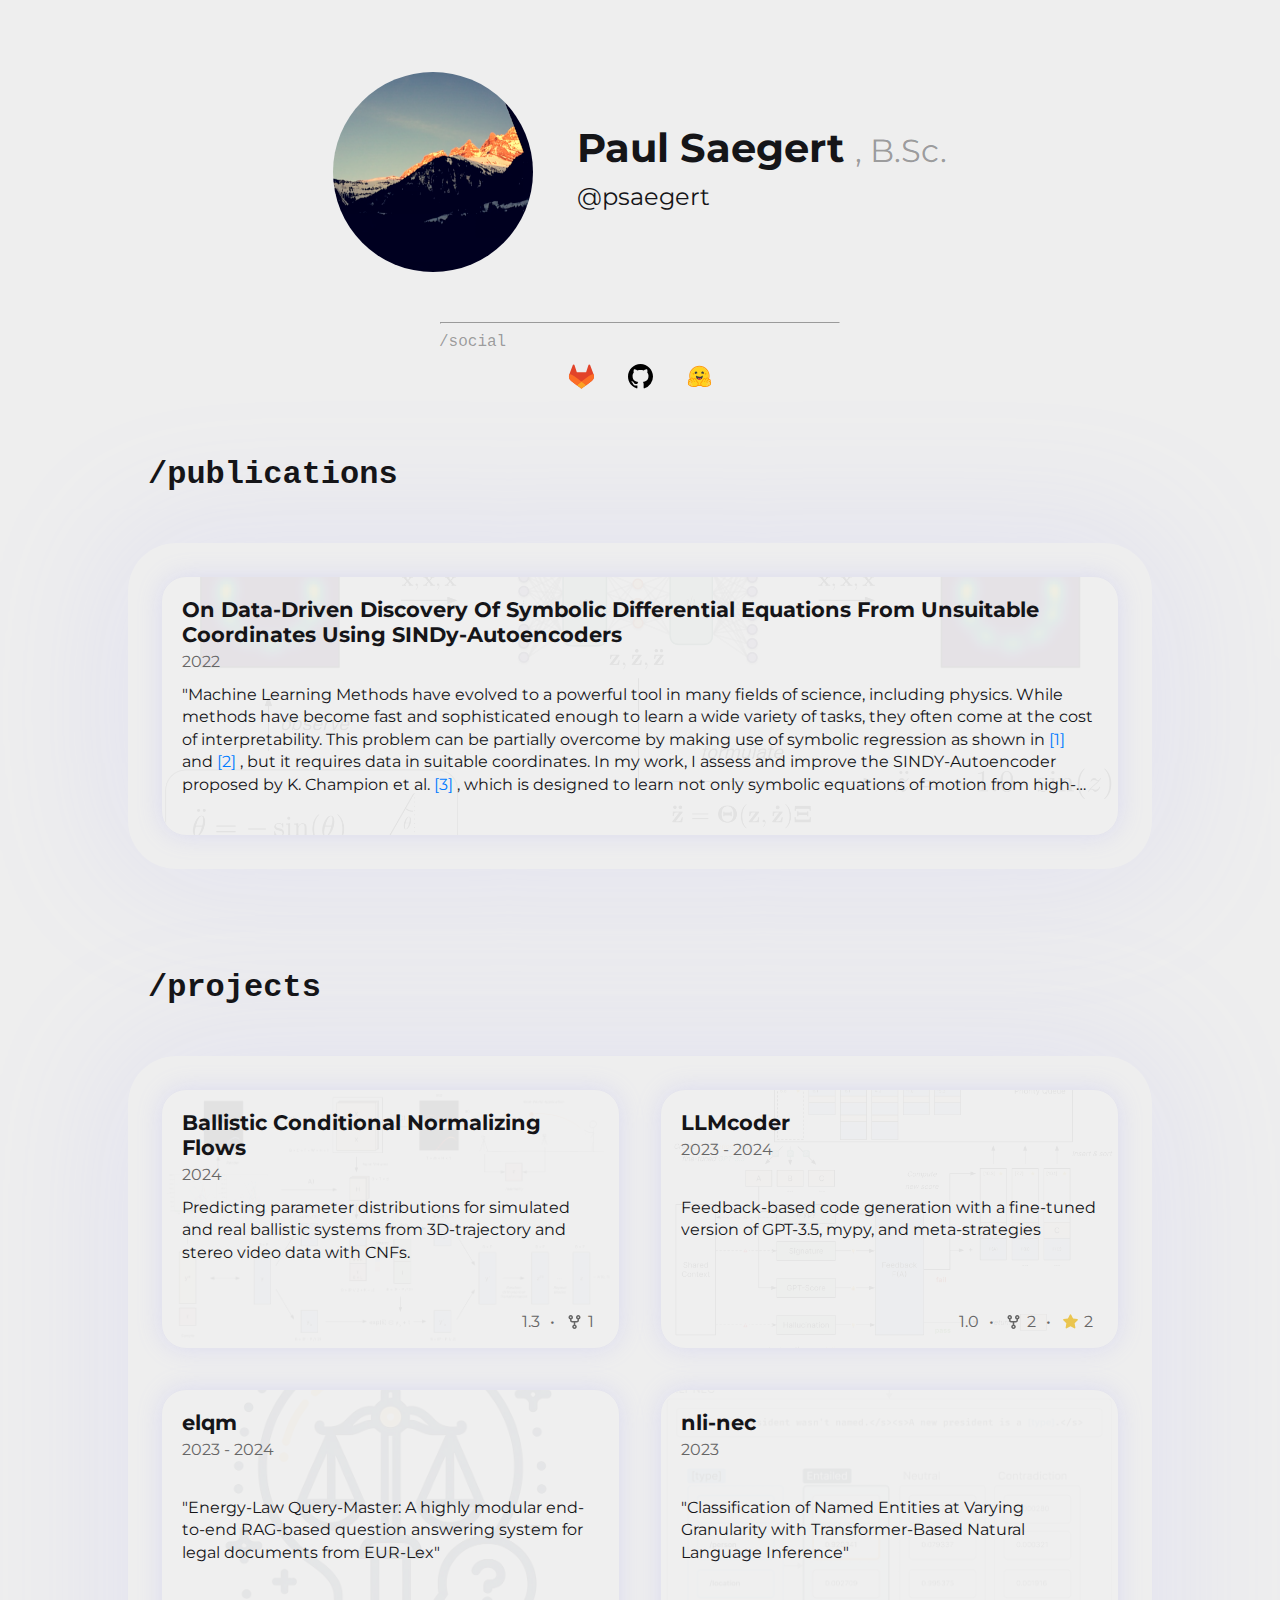
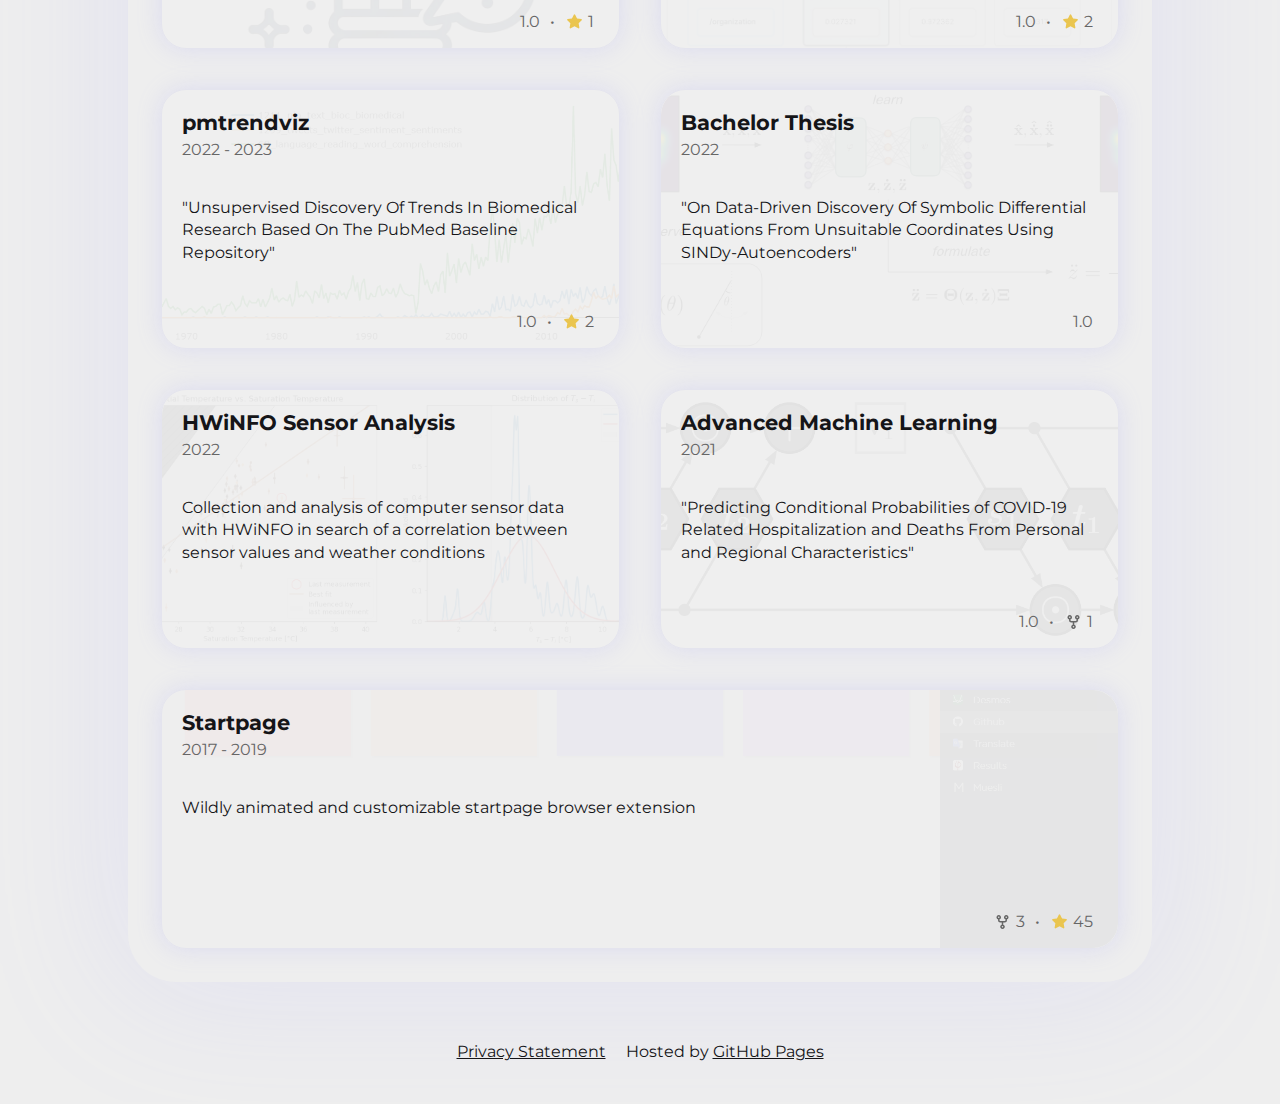
<file: index.html>
<!DOCTYPE html>
<html lang="en">
 <head>
  <meta charset="utf-8">
  <meta content="IE=edge" http-equiv="X-UA-Compatible">
  <meta content="width=device-width, initial-scale=1.0" name="viewport">
  <meta content="light dark" name="color-scheme">
  <title>
   Paul Saegert
  </title>
  <link href="/assets/favicon.png" rel="shortcut icon" type="image/x-icon">
  <link href="https://fonts.googleapis.com/css2?family=Montserrat:wght@300;400;600;700;900&display=swap" rel="stylesheet">
  <link href="css/style.css" rel="stylesheet">
  <link href="css/profile-banner.css" rel="stylesheet">
  <link href="css/projects.css" rel="stylesheet">
  <script defer src="js/mobile.js">
  </script>
 </head>
 <body>
  <div class="profile-banner">
   <a href="/">
    <img alt="Profile Picture" class="profile-picture-big" src="assets/profile_picture_200.png">
   </a>
   <div class="credentials">
    <h1 class="name">
     Paul Saegert
     <span class="academic-title">
      , B.Sc.
     </span>
    </h1>
    <h2 class="username">
     @psaegert
    </h2>
   </div>
   <hr id="profile-hr">
   <div class="social">
    <a href="https://gitlab.com/psaegert" target="_blank" title="GitLab">
     <!-- <img src="https://gitlab.com/assets/favicon-72a2cad5025aa931d6ea56c3201d1f18e68a8cd39788c7c80d5b2b82aa5143ef.png" alt="GitLab" class="social-icon"> -->
     <!-- Source: https://gitlab.com -->
     <svg class="social-icon" fill="none" height="24" viewbox="0 0 25 24" width="25" xmlns="http://www.w3.org/2000/svg">
      <path class="tanuki-shape tanuki" d="m24.507 9.5-.034-.09L21.082.562a.896.896 0 0 0-1.694.091l-2.29 7.01H7.825L5.535.653a.898.898 0 0 0-1.694-.09L.451 9.411.416 9.5a6.297 6.297 0 0 0 2.09 7.278l.012.01.03.022 5.16 3.867 2.56 1.935 1.554 1.176a1.051 1.051 0 0 0 1.268 0l1.555-1.176 2.56-1.935 5.197-3.89.014-.01A6.297 6.297 0 0 0 24.507 9.5Z" fill="#E24329">
      </path>
      <path class="tanuki-shape right-cheek" d="m24.507 9.5-.034-.09a11.44 11.44 0 0 0-4.56 2.051l-7.447 5.632 4.742 3.584 5.197-3.89.014-.01A6.297 6.297 0 0 0 24.507 9.5Z" fill="#FC6D26">
      </path>
      <path class="tanuki-shape chin" d="m7.707 20.677 2.56 1.935 1.555 1.176a1.051 1.051 0 0 0 1.268 0l1.555-1.176 2.56-1.935-4.743-3.584-4.755 3.584Z" fill="#FCA326">
      </path>
      <path class="tanuki-shape left-cheek" d="M5.01 11.461a11.43 11.43 0 0 0-4.56-2.05L.416 9.5a6.297 6.297 0 0 0 2.09 7.278l.012.01.03.022 5.16 3.867 4.745-3.584-7.444-5.632Z" fill="#FC6D26">
      </path>
     </svg>
    </a>
    <a href="https://github.com/psaegert" target="_blank" title="GitHub">
     <!-- <img src="https://github.githubassets.com/favicons/favicon.png" alt="GitHub" class="social-icon invertible-icon"> -->
     <!-- Source: https://github.com -->
     <svg aria-hidden="true" class="social-icon invertible-icon" data-view-component="true" height="32" version="1.1" viewbox="0 0 16 16" width="32">
      <path d="M8 0C3.58 0 0 3.58 0 8c0 3.54 2.29 6.53 5.47 7.59.4.07.55-.17.55-.38 0-.19-.01-.82-.01-1.49-2.01.37-2.53-.49-2.69-.94-.09-.23-.48-.94-.82-1.13-.28-.15-.68-.52-.01-.53.63-.01 1.08.58 1.23.82.72 1.21 1.87.87 2.33.66.07-.52.28-.87.51-1.07-1.78-.2-3.64-.89-3.64-3.95 0-.87.31-1.59.82-2.15-.08-.2-.36-1.02.08-2.12 0 0 .67-.21 2.2.82.64-.18 1.32-.27 2-.27.68 0 1.36.09 2 .27 1.53-1.04 2.2-.82 2.2-.82.44 1.1.16 1.92.08 2.12.51.56.82 1.27.82 2.15 0 3.07-1.87 3.75-3.65 3.95.29.25.54.73.54 1.48 0 1.07-.01 1.93-.01 2.2 0 .21.15.46.55.38A8.013 8.013 0 0016 8c0-4.42-3.58-8-8-8z" fill-rule="evenodd">
      </path>
     </svg>
    </a>
    <a href="https://huggingface.co/psaegert" target="_blank" title="Huggingface">
     <!-- <img src="https://huggingface.co/front/assets/huggingface_logo-noborder.svg" alt="Huggingface" class="social-icon invertible-icon"> -->
     <!-- Source: https://huggingface.co -->
     <svg class="social-icon" fill="none" viewbox="0 0 95 88" xmlns="http://www.w3.org/2000/svg">
      <path d="M47.2119 76.5C66.4037 76.5 81.9619 60.9419 81.9619 41.75C81.9619 22.5581 66.4037 7 47.2119 7C28.02 7 12.4619 22.5581 12.4619 41.75C12.4619 60.9419 28.02 76.5 47.2119 76.5Z" fill="#FFD21E">
      </path>
      <path d="M81.9619 41.75C81.9619 22.5581 66.4037 7 47.2119 7C28.02 7 12.4619 22.5581 12.4619 41.75C12.4619 60.9419 28.02 76.5 47.2119 76.5C66.4037 76.5 81.9619 60.9419 81.9619 41.75ZM8.46185 41.75C8.46185 20.349 25.8108 3 47.2119 3C68.6129 3 85.9619 20.349 85.9619 41.75C85.9619 63.151 68.6129 80.5 47.2119 80.5C25.8108 80.5 8.46185 63.151 8.46185 41.75Z" fill="#FF9D0B">
      </path>
      <path d="M58.5024 32.2915C59.7768 32.7415 60.2839 35.3615 61.5713 34.6769C64.0095 33.3805 64.9351 30.353 63.6387 27.9148C62.3423 25.4767 59.3148 24.5511 56.8766 25.8475C54.4384 27.1439 53.5128 30.1714 54.8092 32.6096C55.4211 33.7604 57.3632 31.8892 58.5024 32.2915Z" fill="#3A3B45">
      </path>
      <path d="M34.9454 32.2915C33.671 32.7415 33.164 35.3615 31.8766 34.6769C29.4384 33.3805 28.5128 30.353 29.8092 27.9148C31.1056 25.4767 34.1331 24.5511 36.5713 25.8475C39.0095 27.1439 39.9351 30.1714 38.6387 32.6096C38.0268 33.7604 36.0846 31.8892 34.9454 32.2915Z" fill="#3A3B45">
      </path>
      <path d="M46.9619 56.289C56.7903 56.289 59.9619 47.5261 59.9619 43.0262C59.9619 40.6875 58.3898 41.4236 55.8718 42.6702C53.5449 43.8222 50.4102 45.4101 46.9619 45.4101C39.7822 45.4101 33.9619 38.5263 33.9619 43.0262C33.9619 47.5261 37.1334 56.289 46.9619 56.289Z" fill="#3A3B45">
      </path>
      <mask height="16" id="mask0" mask-type="alpha" maskunits="userSpaceOnUse" width="27" x="33" y="41">
       <path d="M46.9619 56.289C56.7903 56.289 59.9619 47.5261 59.9619 43.0262C59.9619 40.6875 58.3898 41.4236 55.8718 42.6702C53.5449 43.8222 50.4102 45.4101 46.9619 45.4101C39.7822 45.4101 33.9619 38.5263 33.9619 43.0262C33.9619 47.5261 37.1334 56.289 46.9619 56.289Z" fill="white">
       </path>
      </mask>
      <g mask="url(#mask0)">
       <path d="M47.2119 66.5C52.0018 66.5 55.8848 62.617 55.8848 57.8271C55.8848 54.0962 53.5291 50.9156 50.224 49.6915C50.1023 49.6464 49.9794 49.604 49.8553 49.5643C49.0219 49.2979 48.1337 52.1623 47.2119 52.1623C46.3506 52.1623 45.5186 49.2797 44.7332 49.5135C41.151 50.5799 38.5389 53.8984 38.5389 57.8271C38.5389 62.617 42.4219 66.5 47.2119 66.5Z" fill="#F94040">
       </path>
      </g>
      <path d="M70.7119 37C72.5068 37 73.9619 35.5449 73.9619 33.75C73.9619 31.9551 72.5068 30.5 70.7119 30.5C68.9169 30.5 67.4619 31.9551 67.4619 33.75C67.4619 35.5449 68.9169 37 70.7119 37Z" fill="#FF9D0B">
      </path>
      <path d="M24.2119 37C26.0068 37 27.4619 35.5449 27.4619 33.75C27.4619 31.9551 26.0068 30.5 24.2119 30.5C22.4169 30.5 20.9619 31.9551 20.9619 33.75C20.9619 35.5449 22.4169 37 24.2119 37Z" fill="#FF9D0B">
      </path>
      <path class="origin-bottom-right transition-transform group-hover:-rotate-6" d="M17.5238 48C15.9048 48 14.4578 48.665 13.4488 49.871C12.8248 50.618 12.1728 51.822 12.1198 53.625C11.4408 53.43 10.7878 53.321 10.1778 53.321C8.6278 53.321 7.2278 53.915 6.2378 54.994C4.9658 56.379 4.4008 58.081 4.6468 59.784C4.7638 60.595 5.0348 61.322 5.4398 61.995C4.5858 62.686 3.9568 63.648 3.6528 64.805C3.4148 65.712 3.1708 67.601 4.4448 69.547C4.3638 69.674 4.2878 69.806 4.2168 69.941C3.4508 71.395 3.4018 73.038 4.0778 74.568C5.1028 76.887 7.6498 78.714 12.5958 80.675C15.6728 81.895 18.4878 82.675 18.5128 82.682C22.5808 83.737 26.2598 84.273 29.4448 84.273C35.2988 84.273 39.4898 82.48 41.9018 78.944C45.7838 73.25 45.2288 68.042 40.2058 63.022C37.4258 60.244 35.5778 56.148 35.1928 55.249C34.4168 52.587 32.3648 49.628 28.9538 49.628H28.9528C28.6658 49.628 28.3758 49.651 28.0898 49.696C26.5958 49.931 25.2898 50.791 24.3568 52.085C23.3498 50.833 22.3718 49.837 21.4868 49.275C20.1528 48.429 18.8198 48 17.5238 48ZM17.5238 52C18.0338 52 18.6568 52.217 19.3438 52.653C21.4768 54.006 25.5928 61.081 27.0998 63.833C27.6048 64.755 28.4678 65.145 29.2448 65.145C30.7868 65.145 31.9908 63.612 29.3858 61.664C25.4688 58.733 26.8428 53.942 28.7128 53.647C28.7948 53.634 28.8758 53.628 28.9538 53.628C30.6538 53.628 31.4038 56.558 31.4038 56.558C31.4038 56.558 33.6018 62.078 37.3778 65.851C41.1538 69.625 41.3488 72.654 38.5968 76.69C36.7198 79.442 33.1268 80.273 29.4448 80.273C25.6258 80.273 21.7108 79.379 19.5168 78.81C19.4088 78.782 6.0658 75.013 7.7558 71.805C8.0398 71.266 8.5078 71.05 9.0968 71.05C11.4768 71.05 15.8058 74.592 17.6668 74.592C18.0828 74.592 18.3758 74.415 18.4958 73.983C19.2888 71.138 6.4388 69.942 7.5218 65.821C7.7128 65.092 8.2308 64.796 8.9588 64.797C12.1038 64.797 19.1598 70.328 20.6388 70.328C20.7518 70.328 20.8328 70.295 20.8768 70.225C21.6178 69.029 21.2118 68.194 15.9888 65.033C10.7658 61.871 7.0998 59.969 9.1848 57.699C9.4248 57.437 9.7648 57.321 10.1778 57.321C13.3488 57.322 20.8408 64.14 20.8408 64.14C20.8408 64.14 22.8628 66.243 24.0858 66.243C24.3668 66.243 24.6058 66.132 24.7678 65.858C25.6348 64.396 16.7148 57.636 16.2118 54.847C15.8708 52.957 16.4508 52 17.5238 52Z" fill="#FF9D0B">
      </path>
      <path class="origin-bottom-right transition-transform group-hover:-rotate-6" d="M38.5967 76.6898C41.3487 72.6538 41.1537 69.6248 37.3777 65.8508C33.6017 62.0778 31.4037 56.5578 31.4037 56.5578C31.4037 56.5578 30.5827 53.3518 28.7127 53.6468C26.8427 53.9418 25.4697 58.7328 29.3867 61.6638C33.3037 64.5938 28.6067 66.5848 27.0997 63.8328C25.5927 61.0808 21.4777 54.0058 19.3437 52.6528C17.2107 51.2998 15.7087 52.0578 16.2117 54.8468C16.7147 57.6358 25.6357 64.3958 24.7677 65.8588C23.8997 67.3208 20.8407 64.1398 20.8407 64.1398C20.8407 64.1398 11.2687 55.4288 9.18465 57.6988C7.10065 59.9688 10.7657 61.8708 15.9887 65.0328C21.2127 68.1938 21.6177 69.0288 20.8767 70.2248C20.1347 71.4208 8.60465 61.6998 7.52165 65.8208C6.43965 69.9418 19.2887 71.1378 18.4957 73.9828C17.7027 76.8288 9.44465 68.5978 7.75565 71.8048C6.06565 75.0128 19.4087 78.7818 19.5167 78.8098C23.8267 79.9278 34.7727 82.2968 38.5967 76.6898Z" fill="#FFD21E">
      </path>
      <path class="origin-bottom-left transition-transform group-hover:rotate-6" d="M77.3999 48C79.0189 48 80.4659 48.665 81.4749 49.871C82.0989 50.618 82.7509 51.822 82.8039 53.625C83.4829 53.43 84.1359 53.321 84.7459 53.321C86.2959 53.321 87.6959 53.915 88.6859 54.994C89.9579 56.379 90.5229 58.081 90.2769 59.784C90.1599 60.595 89.8889 61.322 89.4839 61.995C90.3379 62.686 90.9669 63.648 91.2709 64.805C91.5089 65.712 91.7529 67.601 90.4789 69.547C90.5599 69.674 90.6359 69.806 90.7069 69.941C91.4729 71.395 91.5219 73.038 90.8459 74.568C89.8209 76.887 87.2739 78.714 82.3279 80.675C79.2509 81.895 76.4359 82.675 76.4109 82.682C72.3429 83.737 68.6639 84.273 65.4789 84.273C59.6249 84.273 55.4339 82.48 53.0219 78.944C49.1399 73.25 49.6949 68.042 54.7179 63.022C57.4979 60.244 59.3459 56.148 59.7309 55.249C60.5069 52.587 62.5589 49.628 65.9699 49.628H65.9709C66.2579 49.628 66.5479 49.651 66.8339 49.696C68.3279 49.931 69.6339 50.791 70.5669 52.085C71.5739 50.833 72.5519 49.837 73.4369 49.275C74.7709 48.429 76.1039 48 77.3999 48ZM77.3999 52C76.8899 52 76.2669 52.217 75.5799 52.653C73.4469 54.006 69.3309 61.081 67.8239 63.833C67.3189 64.755 66.4559 65.145 65.6789 65.145C64.1369 65.145 62.9329 63.612 65.5379 61.664C69.4549 58.733 68.0809 53.942 66.2109 53.647C66.1289 53.634 66.0479 53.628 65.9699 53.628C64.2699 53.628 63.5199 56.558 63.5199 56.558C63.5199 56.558 61.3219 62.078 57.5459 65.851C53.7699 69.625 53.5749 72.654 56.3269 76.69C58.2039 79.442 61.7969 80.273 65.4789 80.273C69.2979 80.273 73.2129 79.379 75.4069 78.81C75.5149 78.782 88.8579 75.013 87.1679 71.805C86.8839 71.266 86.4159 71.05 85.8269 71.05C83.4469 71.05 79.1179 74.592 77.2569 74.592C76.8409 74.592 76.5479 74.415 76.4279 73.983C75.6349 71.138 88.4849 69.942 87.4019 65.821C87.2109 65.092 86.6929 64.796 85.9649 64.797C82.8199 64.797 75.7639 70.328 74.2849 70.328C74.1719 70.328 74.0909 70.295 74.0469 70.225C73.3059 69.029 73.7119 68.194 78.9349 65.033C84.1579 61.871 87.8239 59.969 85.7389 57.699C85.4989 57.437 85.1589 57.321 84.7459 57.321C81.5749 57.322 74.0829 64.14 74.0829 64.14C74.0829 64.14 72.0609 66.243 70.8379 66.243C70.5569 66.243 70.3179 66.132 70.1559 65.858C69.2889 64.396 78.2089 57.636 78.7119 54.847C79.0529 52.957 78.4729 52 77.3999 52Z" fill="#FF9D0B">
      </path>
      <path class="origin-bottom-left transition-transform group-hover:rotate-6" d="M56.3271 76.6898C53.5751 72.6538 53.7701 69.6248 57.5461 65.8508C61.3221 62.0778 63.5201 56.5578 63.5201 56.5578C63.5201 56.5578 64.3411 53.3518 66.2111 53.6468C68.0811 53.9418 69.4541 58.7328 65.5371 61.6638C61.6201 64.5938 66.3171 66.5848 67.8241 63.8328C69.3311 61.0808 73.4461 54.0058 75.5801 52.6528C77.7131 51.2998 79.2151 52.0578 78.7121 54.8468C78.2091 57.6358 69.2881 64.3958 70.1561 65.8588C71.0241 67.3208 74.0831 64.1398 74.0831 64.1398C74.0831 64.1398 83.6551 55.4288 85.7391 57.6988C87.8231 59.9688 84.1581 61.8708 78.9351 65.0328C73.7111 68.1938 73.3061 69.0288 74.0471 70.2248C74.7891 71.4208 86.3191 61.6998 87.4021 65.8208C88.4841 69.9418 75.6351 71.1378 76.4281 73.9828C77.2211 76.8288 85.4791 68.5978 87.1681 71.8048C88.8581 75.0128 75.5151 78.7818 75.4071 78.8098C71.0971 79.9278 60.1511 82.2968 56.3271 76.6898Z" fill="#FFD21E">
      </path>
     </svg>
    </a>
   </div>
  </div>
  <div class="content">
   <h2 class="section-title">
    /publications
   </h2>
   <div class="projects-selection-container">
    <div class="project-tile-container">
     <a href="https://github.com/psaegert/sindy-autoencoders-thesis" target="_blank">
      <div class="project-tile">
       <!-- <img src="https://raw.githubusercontent.com/psaegert/nli-nec/main/images/visual_abstract.png" alt="" class="project-tile-image"> -->
       <img alt class="project-tile-image zoom-on-hover" src="assets/sindy_visual_abstract.png">
       <div class="project-selection-tile-header">
        <h3 class="project-selection-title">
         On Data-Driven Discovery Of Symbolic Differential Equations From Unsuitable Coordinates Using SINDy-Autoencoders
        </h3>
        <span class="project-selection-date">
         2022
        </span>
       </div>
       <p class="project-selection-description">
        "Machine Learning Methods have evolved to a powerful tool in many fields of science, including physics. While methods have become fast and sophisticated enough to learn a wide variety of tasks, they often come at the cost of interpretability. This problem can be partially overcome by making use of symbolic regression as shown in
        <a class="citation" href="https://www.pnas.org/doi/full/10.1073/pnas.1517384113">
         [1]
        </a>
        and
        <a " class="citation" href="https://proceedings.neurips.cc/paper/2020/file/c9f2f917078bd2db12f23c3b413d9cba-Paper.pdf">
         [2]
        </a>
        , but it requires data in suitable coordinates. In my work, I assess and improve the SINDY-Autoencoder proposed by K. Champion et al.
        <a class="citation" href="https://arxiv.org/abs/1904.02107">
         [3]
        </a>
        , which is designed to learn not only symbolic equations of motion from high-dimensional data, but also the coordinates in which the equations would be most conveniently formulated. I conduct a verification and replication of the proposed method before creating and evaluating variants which eventually lead to better and more reliable results."
       </p>
      </div>
     </a>
    </div>
   </div>
   <h2 class="section-title">
    /projects
   </h2>
   <div class="projects-selection-container">
    <div class="project-tile-container">
     <a href="https://github.com/MrWhatZitToYaa/IGNNS-final-project" target="_blank">
      <div class="project-tile">
       <img alt class="project-tile-image zoom-on-hover" src="assets/bcnf.png">
       <div class="project-selection-tile-header">
        <h3 class="project-selection-title">
         Ballistic Conditional Normalizing Flows
        </h3>
        <span class="project-selection-date">
         2024
        </span>
       </div>
       <p class="project-selection-description">
        <!-- Identifying governing parameters of simulated and real ballistic systems from 3D-trajectory and stereo video data with Conditional Normalizing Flows. -->
        Predicting parameter distributions for simulated and real ballistic systems from 3D-trajectory and stereo video data with CNFs.
       </p>
       <div class="stats">
        <span class="grade">
         1.3
        </span>
        <span class="dot">
         &bull;
        </span>
        <span class="forks">
         <svg aria-hidden="true" class="octicon-repo-forked" data-view-component="true" height="19" version="1.1" viewbox="0 0 16 16" width="19">
          <path d="M5 5.372v.878c0 .414.336.75.75.75h4.5a.75.75 0 0 0 .75-.75v-.878a2.25 2.25 0 1 1 1.5 0v.878a2.25 2.25 0 0 1-2.25 2.25h-1.5v2.128a2.251 2.251 0 1 1-1.5 0V8.5h-1.5A2.25 2.25 0 0 1 3.5 6.25v-.878a2.25 2.25 0 1 1 1.5 0ZM5 3.25a.75.75 0 1 0-1.5 0 .75.75 0 0 0 1.5 0Zm6.75.75a.75.75 0 1 0 0-1.5.75.75 0 0 0 0 1.5Zm-3 8.75a.75.75 0 1 0-1.5 0 .75.75 0 0 0 1.5 0Z">
          </path>
         </svg>
         1
        </span>
       </div>
      </div>
     </a>
    </div>
    <div class="project-tile-container">
     <a href="https://github.com/pvs-hd-tea/23ws-LLMcoder" target="_blank">
      <div class="project-tile">
       <!-- <img src="https://raw.githubusercontent.com/pvs-hd-tea/23ws-LLMcoder/main/images/visual_abstract.png" alt="" class="project-tile-image"> -->
       <img alt class="project-tile-image zoom-on-hover" src="assets/llmcoder.png">
       <div class="project-selection-tile-header">
        <h3 class="project-selection-title">
         LLMcoder
        </h3>
        <span class="project-selection-date">
         2023 - 2024
        </span>
       </div>
       <p class="project-selection-description">
        Feedback-based code generation with a fine-tuned version of GPT-3.5, mypy, and meta-strategies
       </p>
       <div class="stats">
        <span class="grade">
         1.0
        </span>
        <span class="dot">
         &bull;
        </span>
        <span class="forks">
         <svg aria-hidden="true" class="octicon-repo-forked" data-view-component="true" height="19" version="1.1" viewbox="0 0 16 16" width="19">
          <path d="M5 5.372v.878c0 .414.336.75.75.75h4.5a.75.75 0 0 0 .75-.75v-.878a2.25 2.25 0 1 1 1.5 0v.878a2.25 2.25 0 0 1-2.25 2.25h-1.5v2.128a2.251 2.251 0 1 1-1.5 0V8.5h-1.5A2.25 2.25 0 0 1 3.5 6.25v-.878a2.25 2.25 0 1 1 1.5 0ZM5 3.25a.75.75 0 1 0-1.5 0 .75.75 0 0 0 1.5 0Zm6.75.75a.75.75 0 1 0 0-1.5.75.75 0 0 0 0 1.5Zm-3 8.75a.75.75 0 1 0-1.5 0 .75.75 0 0 0 1.5 0Z">
          </path>
         </svg>
         2
        </span>
        <span class="dot">
         &bull;
        </span>
        <span class="stars">
         <svg aria-hidden="true" class="octicon-star-fill" data-view-component="true" height="19" version="1.1" viewbox="0 0 16 16" width="19">
          <path d="M8 .25a.75.75 0 0 1 .673.418l1.882 3.815 4.21.612a.75.75 0 0 1 .416 1.279l-3.046 2.97.719 4.192a.751.751 0 0 1-1.088.791L8 12.347l-3.766 1.98a.75.75 0 0 1-1.088-.79l.72-4.194L.818 6.374a.75.75 0 0 1 .416-1.28l4.21-.611L7.327.668A.75.75 0 0 1 8 .25Z">
          </path>
         </svg>
         2
        </span>
       </div>
      </div>
     </a>
    </div>
    <div class="project-tile-container">
     <a href="https://github.com/psaegert/elqm" target="_blank">
      <div class="project-tile">
       <!-- <img src="https://raw.githubusercontent.com/psaegert/elqm/main/elqm_icon.png" alt="" class="project-tile-image"> -->
       <img alt class="project-tile-image zoom-on-hover" src="assets/elqm_icon.png">
       <div class="project-selection-tile-header">
        <h3 class="project-selection-title">
         elqm
        </h3>
        <span class="project-selection-date">
         2023 - 2024
        </span>
       </div>
       <p class="project-selection-description">
        "Energy-Law Query-Master: A highly modular end-to-end RAG-based question answering system for legal documents from EUR-Lex"
       </p>
       <div class="stats">
        <span class="grade">
         1.0
        </span>
        <span class="dot">
         &bull;
        </span>
        <span class="stars">
         <svg aria-hidden="true" class="octicon-star-fill" data-view-component="true" height="19" version="1.1" viewbox="0 0 16 16" width="19">
          <path d="M8 .25a.75.75 0 0 1 .673.418l1.882 3.815 4.21.612a.75.75 0 0 1 .416 1.279l-3.046 2.97.719 4.192a.751.751 0 0 1-1.088.791L8 12.347l-3.766 1.98a.75.75 0 0 1-1.088-.79l.72-4.194L.818 6.374a.75.75 0 0 1 .416-1.28l4.21-.611L7.327.668A.75.75 0 0 1 8 .25Z">
          </path>
         </svg>
         1
        </span>
       </div>
      </div>
     </a>
    </div>
    <div class="project-tile-container">
     <a href="https://github.com/psaegert/nli-nec" target="_blank">
      <div class="project-tile">
       <!-- <img src="https://raw.githubusercontent.com/psaegert/nli-nec/main/images/visual_abstract.png" alt="" class="project-tile-image"> -->
       <img alt class="project-tile-image zoom-on-hover" src="assets/nlinec_visual_abstract.png">
       <div class="project-selection-tile-header">
        <h3 class="project-selection-title">
         nli-nec
        </h3>
        <span class="project-selection-date">
         2023
        </span>
       </div>
       <p class="project-selection-description">
        "Classification of Named Entities at Varying Granularity with Transformer-Based Natural Language Inference"
       </p>
       <div class="stats">
        <span class="grade">
         1.0
        </span>
        <span class="dot">
         &bull;
        </span>
        <span class="stars">
         <svg aria-hidden="true" class="octicon-star-fill" data-view-component="true" height="19" version="1.1" viewbox="0 0 16 16" width="19">
          <path d="M8 .25a.75.75 0 0 1 .673.418l1.882 3.815 4.21.612a.75.75 0 0 1 .416 1.279l-3.046 2.97.719 4.192a.751.751 0 0 1-1.088.791L8 12.347l-3.766 1.98a.75.75 0 0 1-1.088-.79l.72-4.194L.818 6.374a.75.75 0 0 1 .416-1.28l4.21-.611L7.327.668A.75.75 0 0 1 8 .25Z">
          </path>
         </svg>
         2
        </span>
       </div>
      </div>
     </a>
    </div>
    <div class="project-tile-container">
     <a href="https://github.com/psaegert/pmtrendviz" target="_blank">
      <div class="project-tile">
       <!-- <img src="https://raw.githubusercontent.com/psaegert/pmtrendviz/main/images/visual_abstract.png" alt="" class="project-tile-image"> -->
       <img alt class="project-tile-image zoom-on-hover" src="assets/pmtrendviz_visual_abstract.png">
       <div class="project-selection-tile-header">
        <h3 class="project-selection-title">
         pmtrendviz
        </h3>
        <span class="project-selection-date">
         2022 - 2023
        </span>
       </div>
       <p class="project-selection-description">
        "Unsupervised Discovery Of Trends In Biomedical Research Based On The PubMed Baseline Repository"
       </p>
       <div class="stats">
        <span class="grade">
         1.0
        </span>
        <span class="dot">
         &bull;
        </span>
        <span class="stars">
         <svg aria-hidden="true" class="octicon-star-fill" data-view-component="true" height="19" version="1.1" viewbox="0 0 16 16" width="19">
          <path d="M8 .25a.75.75 0 0 1 .673.418l1.882 3.815 4.21.612a.75.75 0 0 1 .416 1.279l-3.046 2.97.719 4.192a.751.751 0 0 1-1.088.791L8 12.347l-3.766 1.98a.75.75 0 0 1-1.088-.79l.72-4.194L.818 6.374a.75.75 0 0 1 .416-1.28l4.21-.611L7.327.668A.75.75 0 0 1 8 .25Z">
          </path>
         </svg>
         2
        </span>
       </div>
      </div>
     </a>
    </div>
    <div class="project-tile-container">
     <a href="https://gitlab.com/psaegert/sindy-autoencoders-improvements" target="_blank">
      <div class="project-tile">
       <!-- <img src="https://gitlab.com/psaegert/sindy-autoencoders-improvements/-/raw/master/images/visual_abstract.png" alt="" class="project-tile-image"> -->
       <img alt class="project-tile-image zoom-on-hover" src="assets/sindy_visual_abstract.png">
       <div class="project-selection-tile-header">
        <h3 class="project-selection-title">
         Bachelor Thesis
        </h3>
        <span class="project-selection-date">
         2022
        </span>
       </div>
       <p class="project-selection-description">
        "On Data-Driven Discovery Of Symbolic Differential Equations From Unsuitable Coordinates Using SINDy-Autoencoders"
       </p>
       <div class="stats">
        <span class="grade">
         1.0
        </span>
       </div>
      </div>
     </a>
    </div>
    <div class="project-tile-container">
     <a href="https://gitlab.com/psaegert/hwinfo" target="_blank">
      <div class="project-tile">
       <img alt class="project-tile-image zoom-on-hover" src="assets/hwinfo.png">
       <div class="project-selection-tile-header">
        <h3 class="project-selection-title">
         HWiNFO Sensor Analysis
        </h3>
        <span class="project-selection-date">
         2022
        </span>
       </div>
       <p class="project-selection-description">
        Collection and analysis of computer sensor data with HWiNFO in search of a correlation between sensor values and weather conditions
       </p>
      </div>
     </a>
    </div>
    <div class="project-tile-container">
     <a href="https://github.com/psaegert/AML-Final" target="_blank">
      <div class="project-tile">
       <!-- <img src="https://hci.iwr.uni-heidelberg.de/vislearn/wp-content/uploads/2018/07/INN-coupling-layer.png" alt="" class="project-tile-image"> -->
       <img alt class="project-tile-image zoom-on-hover" src="assets/INN-coupling-layer.png">
       <div class="project-selection-tile-header">
        <h3 class="project-selection-title">
         Advanced Machine Learning
        </h3>
        <span class="project-selection-date">
         2021
        </span>
       </div>
       <p class="project-selection-description">
        "Predicting Conditional Probabilities of COVID-19 Related Hospitalization and Deaths From Personal and Regional Characteristics"
       </p>
       <div class="stats">
        <span class="grade">
         1.0
        </span>
        <span class="dot">
         &bull;
        </span>
        <span class="forks">
         <svg aria-hidden="true" class="octicon-repo-forked" data-view-component="true" height="19" version="1.1" viewbox="0 0 16 16" width="19">
          <path d="M5 5.372v.878c0 .414.336.75.75.75h4.5a.75.75 0 0 0 .75-.75v-.878a2.25 2.25 0 1 1 1.5 0v.878a2.25 2.25 0 0 1-2.25 2.25h-1.5v2.128a2.251 2.251 0 1 1-1.5 0V8.5h-1.5A2.25 2.25 0 0 1 3.5 6.25v-.878a2.25 2.25 0 1 1 1.5 0ZM5 3.25a.75.75 0 1 0-1.5 0 .75.75 0 0 0 1.5 0Zm6.75.75a.75.75 0 1 0 0-1.5.75.75 0 0 0 0 1.5Zm-3 8.75a.75.75 0 1 0-1.5 0 .75.75 0 0 0 1.5 0Z">
          </path>
         </svg>
         1
        </span>
       </div>
      </div>
     </a>
    </div>
    <div class="project-tile-container">
     <a href="https://github.com/psaegert/startpage" target="_blank">
      <div class="project-tile">
       <!-- <img src="https://raw.githubusercontent.com/psaegert/startpage/master/sidebar.png" alt="" class="project-tile-image"> -->
       <img alt class="project-tile-image zoom-on-hover" src="assets/sidebar.png">
       <div class="project-selection-tile-header">
        <h3 class="project-selection-title">
         Startpage
        </h3>
        <span class="project-selection-date">
         2017 - 2019
        </span>
       </div>
       <p class="project-selection-description">
        Wildly animated and customizable startpage browser extension
       </p>
       <div class="stats">
        <span class="forks">
         <svg aria-hidden="true" class="octicon-repo-forked" data-view-component="true" height="19" version="1.1" viewbox="0 0 16 16" width="19">
          <path d="M5 5.372v.878c0 .414.336.75.75.75h4.5a.75.75 0 0 0 .75-.75v-.878a2.25 2.25 0 1 1 1.5 0v.878a2.25 2.25 0 0 1-2.25 2.25h-1.5v2.128a2.251 2.251 0 1 1-1.5 0V8.5h-1.5A2.25 2.25 0 0 1 3.5 6.25v-.878a2.25 2.25 0 1 1 1.5 0ZM5 3.25a.75.75 0 1 0-1.5 0 .75.75 0 0 0 1.5 0Zm6.75.75a.75.75 0 1 0 0-1.5.75.75 0 0 0 0 1.5Zm-3 8.75a.75.75 0 1 0-1.5 0 .75.75 0 0 0 1.5 0Z">
          </path>
         </svg>
         3
        </span>
        <span class="dot">
         &bull;
        </span>
        <span class="stars">
         <svg aria-hidden="true" class="octicon-star-fill" data-view-component="true" height="19" version="1.1" viewbox="0 0 16 16" width="19">
          <path d="M8 .25a.75.75 0 0 1 .673.418l1.882 3.815 4.21.612a.75.75 0 0 1 .416 1.279l-3.046 2.97.719 4.192a.751.751 0 0 1-1.088.791L8 12.347l-3.766 1.98a.75.75 0 0 1-1.088-.79l.72-4.194L.818 6.374a.75.75 0 0 1 .416-1.28l4.21-.611L7.327.668A.75.75 0 0 1 8 .25Z">
          </path>
         </svg>
         45
        </span>
       </div>
      </div>
     </a>
    </div>
   </div>
  </div>
  <footer>
   <ul>
    <li>
     <a href="/privacy.html">
      Privacy Statement
     </a>
    </li>
    <li>
     Hosted by
     <a href="https://pages.github.com/">
      GitHub Pages
     </a>
    </li>
   </ul>
  </footer>
 </body>
</html>
</file>
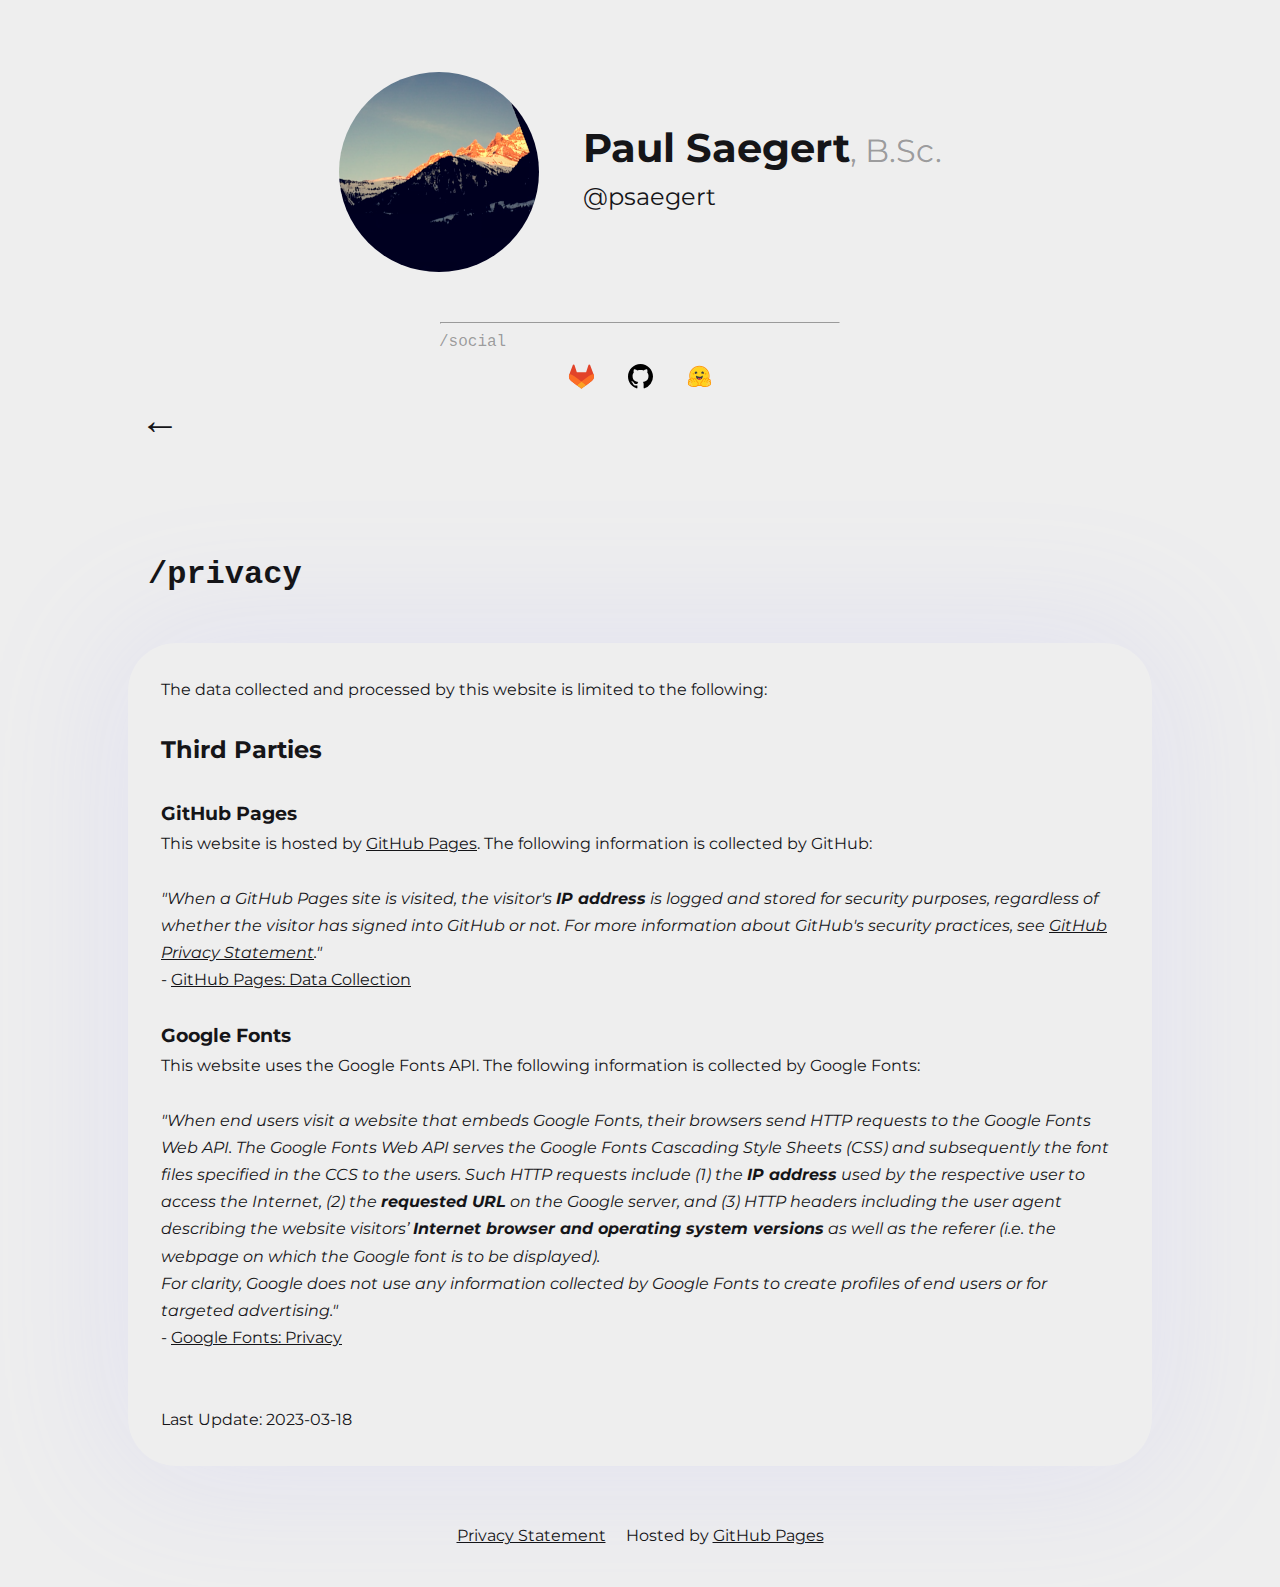
<file: privacy.html>
<!DOCTYPE html>
<html lang="en">
<head>
    <meta charset="UTF-8">
    <meta http-equiv="X-UA-Compatible" content="IE=edge">
    <meta name="viewport" content="width=device-width, initial-scale=1.0">
    <meta name="color-scheme" content="light dark">
    <title>Paul Saegert</title>
    <link rel="shortcut icon" type="image/x-icon" href="/assets/favicon.png">

    <link rel="stylesheet" href="https://fonts.googleapis.com/css2?family=Montserrat:wght@300;400;600;700;900&display=swap">
    <link rel="stylesheet" href="css/style.css">
    <link rel="stylesheet" href="css/profile-banner.css">
    <link rel="stylesheet" href="css/privacy.css">
    <script defer src="js/mobile.js"></script>

</head>
<body>
    <div class="profile-banner">
        <a href="/"><img src="assets/profile_picture_200.png" alt="Profile Picture" class="profile-picture-big"></a>
        <div class="credentials">
            <h1 class="name">Paul Saegert<span class="academic-title">, B.Sc.</span></h1>
            <h2 class="username">@psaegert</h2>
        </div>
        <hr id="profile-hr">
        <div class="social">
            <a href="https://gitlab.com/psaegert" target="_blank" title="GitLab">
                <!-- <img src="https://gitlab.com/assets/favicon-72a2cad5025aa931d6ea56c3201d1f18e68a8cd39788c7c80d5b2b82aa5143ef.png" alt="GitLab" class="social-icon"> -->
                <!-- Source: https://gitlab.com -->
                <svg class="social-icon" width="25" height="24" viewBox="0 0 25 24" fill="none" xmlns="http://www.w3.org/2000/svg">
                    <path class="tanuki-shape tanuki" d="m24.507 9.5-.034-.09L21.082.562a.896.896 0 0 0-1.694.091l-2.29 7.01H7.825L5.535.653a.898.898 0 0 0-1.694-.09L.451 9.411.416 9.5a6.297 6.297 0 0 0 2.09 7.278l.012.01.03.022 5.16 3.867 2.56 1.935 1.554 1.176a1.051 1.051 0 0 0 1.268 0l1.555-1.176 2.56-1.935 5.197-3.89.014-.01A6.297 6.297 0 0 0 24.507 9.5Z" fill="#E24329"></path>
                    <path class="tanuki-shape right-cheek" d="m24.507 9.5-.034-.09a11.44 11.44 0 0 0-4.56 2.051l-7.447 5.632 4.742 3.584 5.197-3.89.014-.01A6.297 6.297 0 0 0 24.507 9.5Z" fill="#FC6D26"></path>
                    <path class="tanuki-shape chin" d="m7.707 20.677 2.56 1.935 1.555 1.176a1.051 1.051 0 0 0 1.268 0l1.555-1.176 2.56-1.935-4.743-3.584-4.755 3.584Z" fill="#FCA326"></path>
                    <path class="tanuki-shape left-cheek" d="M5.01 11.461a11.43 11.43 0 0 0-4.56-2.05L.416 9.5a6.297 6.297 0 0 0 2.09 7.278l.012.01.03.022 5.16 3.867 4.745-3.584-7.444-5.632Z" fill="#FC6D26"></path>
                  </svg>
            </a>
            <a href="https://github.com/psaegert" target="_blank" title="GitHub">
                <!-- <img src="https://github.githubassets.com/favicons/favicon.png" alt="GitHub" class="social-icon invertible-icon"> -->
                <!-- Source: https://github.com -->
                <svg height="32" aria-hidden="true" viewBox="0 0 16 16" version="1.1" width="32" data-view-component="true" class="social-icon invertible-icon">
                    <path fill-rule="evenodd" d="M8 0C3.58 0 0 3.58 0 8c0 3.54 2.29 6.53 5.47 7.59.4.07.55-.17.55-.38 0-.19-.01-.82-.01-1.49-2.01.37-2.53-.49-2.69-.94-.09-.23-.48-.94-.82-1.13-.28-.15-.68-.52-.01-.53.63-.01 1.08.58 1.23.82.72 1.21 1.87.87 2.33.66.07-.52.28-.87.51-1.07-1.78-.2-3.64-.89-3.64-3.95 0-.87.31-1.59.82-2.15-.08-.2-.36-1.02.08-2.12 0 0 .67-.21 2.2.82.64-.18 1.32-.27 2-.27.68 0 1.36.09 2 .27 1.53-1.04 2.2-.82 2.2-.82.44 1.1.16 1.92.08 2.12.51.56.82 1.27.82 2.15 0 3.07-1.87 3.75-3.65 3.95.29.25.54.73.54 1.48 0 1.07-.01 1.93-.01 2.2 0 .21.15.46.55.38A8.013 8.013 0 0016 8c0-4.42-3.58-8-8-8z"></path>
                </svg>
            </a>
            <a href="https://huggingface.co/psaegert" target="_blank" title="Huggingface">
                <!-- <img src="https://huggingface.co/front/assets/huggingface_logo-noborder.svg" alt="Huggingface" class="social-icon invertible-icon"> -->
                <!-- Source: https://huggingface.co -->
                <svg viewBox="0 0 95 88" fill="none" class="social-icon" xmlns="http://www.w3.org/2000/svg">
                    <path d="M47.2119 76.5C66.4037 76.5 81.9619 60.9419 81.9619 41.75C81.9619 22.5581 66.4037 7 47.2119 7C28.02 7 12.4619 22.5581 12.4619 41.75C12.4619 60.9419 28.02 76.5 47.2119 76.5Z" fill="#FFD21E"></path><path d="M81.9619 41.75C81.9619 22.5581 66.4037 7 47.2119 7C28.02 7 12.4619 22.5581 12.4619 41.75C12.4619 60.9419 28.02 76.5 47.2119 76.5C66.4037 76.5 81.9619 60.9419 81.9619 41.75ZM8.46185 41.75C8.46185 20.349 25.8108 3 47.2119 3C68.6129 3 85.9619 20.349 85.9619 41.75C85.9619 63.151 68.6129 80.5 47.2119 80.5C25.8108 80.5 8.46185 63.151 8.46185 41.75Z" fill="#FF9D0B"></path><path d="M58.5024 32.2915C59.7768 32.7415 60.2839 35.3615 61.5713 34.6769C64.0095 33.3805 64.9351 30.353 63.6387 27.9148C62.3423 25.4767 59.3148 24.5511 56.8766 25.8475C54.4384 27.1439 53.5128 30.1714 54.8092 32.6096C55.4211 33.7604 57.3632 31.8892 58.5024 32.2915Z" fill="#3A3B45"></path><path d="M34.9454 32.2915C33.671 32.7415 33.164 35.3615 31.8766 34.6769C29.4384 33.3805 28.5128 30.353 29.8092 27.9148C31.1056 25.4767 34.1331 24.5511 36.5713 25.8475C39.0095 27.1439 39.9351 30.1714 38.6387 32.6096C38.0268 33.7604 36.0846 31.8892 34.9454 32.2915Z" fill="#3A3B45"></path><path d="M46.9619 56.289C56.7903 56.289 59.9619 47.5261 59.9619 43.0262C59.9619 40.6875 58.3898 41.4236 55.8718 42.6702C53.5449 43.8222 50.4102 45.4101 46.9619 45.4101C39.7822 45.4101 33.9619 38.5263 33.9619 43.0262C33.9619 47.5261 37.1334 56.289 46.9619 56.289Z" fill="#3A3B45"></path><mask id="mask0" mask-type="alpha" maskUnits="userSpaceOnUse" x="33" y="41" width="27" height="16"><path d="M46.9619 56.289C56.7903 56.289 59.9619 47.5261 59.9619 43.0262C59.9619 40.6875 58.3898 41.4236 55.8718 42.6702C53.5449 43.8222 50.4102 45.4101 46.9619 45.4101C39.7822 45.4101 33.9619 38.5263 33.9619 43.0262C33.9619 47.5261 37.1334 56.289 46.9619 56.289Z" fill="white"></path></mask><g mask="url(#mask0)"><path d="M47.2119 66.5C52.0018 66.5 55.8848 62.617 55.8848 57.8271C55.8848 54.0962 53.5291 50.9156 50.224 49.6915C50.1023 49.6464 49.9794 49.604 49.8553 49.5643C49.0219 49.2979 48.1337 52.1623 47.2119 52.1623C46.3506 52.1623 45.5186 49.2797 44.7332 49.5135C41.151 50.5799 38.5389 53.8984 38.5389 57.8271C38.5389 62.617 42.4219 66.5 47.2119 66.5Z" fill="#F94040"></path></g><path d="M70.7119 37C72.5068 37 73.9619 35.5449 73.9619 33.75C73.9619 31.9551 72.5068 30.5 70.7119 30.5C68.9169 30.5 67.4619 31.9551 67.4619 33.75C67.4619 35.5449 68.9169 37 70.7119 37Z" fill="#FF9D0B"></path><path d="M24.2119 37C26.0068 37 27.4619 35.5449 27.4619 33.75C27.4619 31.9551 26.0068 30.5 24.2119 30.5C22.4169 30.5 20.9619 31.9551 20.9619 33.75C20.9619 35.5449 22.4169 37 24.2119 37Z" fill="#FF9D0B"></path><path class="origin-bottom-right transition-transform group-hover:-rotate-6" d="M17.5238 48C15.9048 48 14.4578 48.665 13.4488 49.871C12.8248 50.618 12.1728 51.822 12.1198 53.625C11.4408 53.43 10.7878 53.321 10.1778 53.321C8.6278 53.321 7.2278 53.915 6.2378 54.994C4.9658 56.379 4.4008 58.081 4.6468 59.784C4.7638 60.595 5.0348 61.322 5.4398 61.995C4.5858 62.686 3.9568 63.648 3.6528 64.805C3.4148 65.712 3.1708 67.601 4.4448 69.547C4.3638 69.674 4.2878 69.806 4.2168 69.941C3.4508 71.395 3.4018 73.038 4.0778 74.568C5.1028 76.887 7.6498 78.714 12.5958 80.675C15.6728 81.895 18.4878 82.675 18.5128 82.682C22.5808 83.737 26.2598 84.273 29.4448 84.273C35.2988 84.273 39.4898 82.48 41.9018 78.944C45.7838 73.25 45.2288 68.042 40.2058 63.022C37.4258 60.244 35.5778 56.148 35.1928 55.249C34.4168 52.587 32.3648 49.628 28.9538 49.628H28.9528C28.6658 49.628 28.3758 49.651 28.0898 49.696C26.5958 49.931 25.2898 50.791 24.3568 52.085C23.3498 50.833 22.3718 49.837 21.4868 49.275C20.1528 48.429 18.8198 48 17.5238 48ZM17.5238 52C18.0338 52 18.6568 52.217 19.3438 52.653C21.4768 54.006 25.5928 61.081 27.0998 63.833C27.6048 64.755 28.4678 65.145 29.2448 65.145C30.7868 65.145 31.9908 63.612 29.3858 61.664C25.4688 58.733 26.8428 53.942 28.7128 53.647C28.7948 53.634 28.8758 53.628 28.9538 53.628C30.6538 53.628 31.4038 56.558 31.4038 56.558C31.4038 56.558 33.6018 62.078 37.3778 65.851C41.1538 69.625 41.3488 72.654 38.5968 76.69C36.7198 79.442 33.1268 80.273 29.4448 80.273C25.6258 80.273 21.7108 79.379 19.5168 78.81C19.4088 78.782 6.0658 75.013 7.7558 71.805C8.0398 71.266 8.5078 71.05 9.0968 71.05C11.4768 71.05 15.8058 74.592 17.6668 74.592C18.0828 74.592 18.3758 74.415 18.4958 73.983C19.2888 71.138 6.4388 69.942 7.5218 65.821C7.7128 65.092 8.2308 64.796 8.9588 64.797C12.1038 64.797 19.1598 70.328 20.6388 70.328C20.7518 70.328 20.8328 70.295 20.8768 70.225C21.6178 69.029 21.2118 68.194 15.9888 65.033C10.7658 61.871 7.0998 59.969 9.1848 57.699C9.4248 57.437 9.7648 57.321 10.1778 57.321C13.3488 57.322 20.8408 64.14 20.8408 64.14C20.8408 64.14 22.8628 66.243 24.0858 66.243C24.3668 66.243 24.6058 66.132 24.7678 65.858C25.6348 64.396 16.7148 57.636 16.2118 54.847C15.8708 52.957 16.4508 52 17.5238 52Z" fill="#FF9D0B"></path><path class="origin-bottom-right transition-transform group-hover:-rotate-6" d="M38.5967 76.6898C41.3487 72.6538 41.1537 69.6248 37.3777 65.8508C33.6017 62.0778 31.4037 56.5578 31.4037 56.5578C31.4037 56.5578 30.5827 53.3518 28.7127 53.6468C26.8427 53.9418 25.4697 58.7328 29.3867 61.6638C33.3037 64.5938 28.6067 66.5848 27.0997 63.8328C25.5927 61.0808 21.4777 54.0058 19.3437 52.6528C17.2107 51.2998 15.7087 52.0578 16.2117 54.8468C16.7147 57.6358 25.6357 64.3958 24.7677 65.8588C23.8997 67.3208 20.8407 64.1398 20.8407 64.1398C20.8407 64.1398 11.2687 55.4288 9.18465 57.6988C7.10065 59.9688 10.7657 61.8708 15.9887 65.0328C21.2127 68.1938 21.6177 69.0288 20.8767 70.2248C20.1347 71.4208 8.60465 61.6998 7.52165 65.8208C6.43965 69.9418 19.2887 71.1378 18.4957 73.9828C17.7027 76.8288 9.44465 68.5978 7.75565 71.8048C6.06565 75.0128 19.4087 78.7818 19.5167 78.8098C23.8267 79.9278 34.7727 82.2968 38.5967 76.6898Z" fill="#FFD21E"></path><path class="origin-bottom-left transition-transform group-hover:rotate-6" d="M77.3999 48C79.0189 48 80.4659 48.665 81.4749 49.871C82.0989 50.618 82.7509 51.822 82.8039 53.625C83.4829 53.43 84.1359 53.321 84.7459 53.321C86.2959 53.321 87.6959 53.915 88.6859 54.994C89.9579 56.379 90.5229 58.081 90.2769 59.784C90.1599 60.595 89.8889 61.322 89.4839 61.995C90.3379 62.686 90.9669 63.648 91.2709 64.805C91.5089 65.712 91.7529 67.601 90.4789 69.547C90.5599 69.674 90.6359 69.806 90.7069 69.941C91.4729 71.395 91.5219 73.038 90.8459 74.568C89.8209 76.887 87.2739 78.714 82.3279 80.675C79.2509 81.895 76.4359 82.675 76.4109 82.682C72.3429 83.737 68.6639 84.273 65.4789 84.273C59.6249 84.273 55.4339 82.48 53.0219 78.944C49.1399 73.25 49.6949 68.042 54.7179 63.022C57.4979 60.244 59.3459 56.148 59.7309 55.249C60.5069 52.587 62.5589 49.628 65.9699 49.628H65.9709C66.2579 49.628 66.5479 49.651 66.8339 49.696C68.3279 49.931 69.6339 50.791 70.5669 52.085C71.5739 50.833 72.5519 49.837 73.4369 49.275C74.7709 48.429 76.1039 48 77.3999 48ZM77.3999 52C76.8899 52 76.2669 52.217 75.5799 52.653C73.4469 54.006 69.3309 61.081 67.8239 63.833C67.3189 64.755 66.4559 65.145 65.6789 65.145C64.1369 65.145 62.9329 63.612 65.5379 61.664C69.4549 58.733 68.0809 53.942 66.2109 53.647C66.1289 53.634 66.0479 53.628 65.9699 53.628C64.2699 53.628 63.5199 56.558 63.5199 56.558C63.5199 56.558 61.3219 62.078 57.5459 65.851C53.7699 69.625 53.5749 72.654 56.3269 76.69C58.2039 79.442 61.7969 80.273 65.4789 80.273C69.2979 80.273 73.2129 79.379 75.4069 78.81C75.5149 78.782 88.8579 75.013 87.1679 71.805C86.8839 71.266 86.4159 71.05 85.8269 71.05C83.4469 71.05 79.1179 74.592 77.2569 74.592C76.8409 74.592 76.5479 74.415 76.4279 73.983C75.6349 71.138 88.4849 69.942 87.4019 65.821C87.2109 65.092 86.6929 64.796 85.9649 64.797C82.8199 64.797 75.7639 70.328 74.2849 70.328C74.1719 70.328 74.0909 70.295 74.0469 70.225C73.3059 69.029 73.7119 68.194 78.9349 65.033C84.1579 61.871 87.8239 59.969 85.7389 57.699C85.4989 57.437 85.1589 57.321 84.7459 57.321C81.5749 57.322 74.0829 64.14 74.0829 64.14C74.0829 64.14 72.0609 66.243 70.8379 66.243C70.5569 66.243 70.3179 66.132 70.1559 65.858C69.2889 64.396 78.2089 57.636 78.7119 54.847C79.0529 52.957 78.4729 52 77.3999 52Z" fill="#FF9D0B"></path><path class="origin-bottom-left transition-transform group-hover:rotate-6" d="M56.3271 76.6898C53.5751 72.6538 53.7701 69.6248 57.5461 65.8508C61.3221 62.0778 63.5201 56.5578 63.5201 56.5578C63.5201 56.5578 64.3411 53.3518 66.2111 53.6468C68.0811 53.9418 69.4541 58.7328 65.5371 61.6638C61.6201 64.5938 66.3171 66.5848 67.8241 63.8328C69.3311 61.0808 73.4461 54.0058 75.5801 52.6528C77.7131 51.2998 79.2151 52.0578 78.7121 54.8468C78.2091 57.6358 69.2881 64.3958 70.1561 65.8588C71.0241 67.3208 74.0831 64.1398 74.0831 64.1398C74.0831 64.1398 83.6551 55.4288 85.7391 57.6988C87.8231 59.9688 84.1581 61.8708 78.9351 65.0328C73.7111 68.1938 73.3061 69.0288 74.0471 70.2248C74.7891 71.4208 86.3191 61.6998 87.4021 65.8208C88.4841 69.9418 75.6351 71.1378 76.4281 73.9828C77.2211 76.8288 85.4791 68.5978 87.1681 71.8048C88.8581 75.0128 75.5151 78.7818 75.4071 78.8098C71.0971 79.9278 60.1511 82.2968 56.3271 76.6898Z" fill="#FFD21E"></path>
                </svg>
            </a>
        </div>
    </div>

    
    <div class="content">
        <a href="/" class="back-arrow">←</a>
        <h2 class="section-title">/privacy</h2>
        <div class="privacy-container">
            The data collected and processed by this website is limited to the following:
            <br>
            <br>
            <h2>Third Parties</h2>
            <br>
            <h3>GitHub Pages</h3>
            This website is hosted by <a href="https://pages.github.com/">GitHub Pages</a>. The following information is collected by GitHub:
            <br>
            <br>
            <p>
                <i>"When a GitHub Pages site is visited, the visitor's <b>IP address</b> is logged and stored for security purposes, regardless of whether the visitor has signed into GitHub or not. For more information about GitHub's security practices, see <a href="https://docs.github.com/en/site-policy/privacy-policies/github-privacy-statement">GitHub Privacy Statement</a>."
                </i>
                <br>
                - <a href="https://docs.github.com/en/pages/getting-started-with-github-pages/about-github-pages#data-collection">GitHub Pages: Data Collection</a></p>
                <br>

            <h3>Google Fonts</h3>
            This website uses the Google Fonts API. The following information is collected by Google Fonts:
            <br>
            <br>
            <p>
                <i>"When end users visit a website that embeds Google Fonts, their browsers send HTTP requests to the Google Fonts Web API. The Google Fonts Web API serves the Google Fonts Cascading Style Sheets (CSS) and subsequently the font files specified in the CCS to the users. Such HTTP requests include (1) the <b>IP address</b> used by the respective user to access the Internet, (2) the <b>requested URL</b> on the Google server, and (3) HTTP headers including the user agent describing the website visitors’ <b>Internet browser and operating system versions</b> as well as the referer (i.e. the webpage on which the Google font is to be displayed).
                <br>
                For clarity, Google does not use any information collected by Google Fonts to create profiles of end users or for targeted advertising."</i>
                <br>
                - <a href="https://developers.google.com/fonts/faq/privacy">Google Fonts: Privacy</a>
                </p>
            <br>
            <br>
            Last Update: 2023-03-18
        </div>
    </div>

    <footer>
        <ul>
            <li><a href="/privacy.html">Privacy Statement</a></li>
            <li>Hosted by <a href="https://pages.github.com/">GitHub Pages</a></li>
        </ul>
    </footer>
    
</body>
</html>
</file>
<file: css/style.css>
@import url('https://fonts.googleapis.com/css2?family=Montserrat:wght@300;400;600;700;900&display=swap');


:root {
    color-scheme: light dark;
    --primary-color: #eee;
    --primary-color-shadow-infused: #e4e4ee;
    --secondary-color: hsl(240, 17%, 92.2%);
    --secondary-color-opaque: hsla(0, 0%, 93.3%, 0.95);
    --text-color: #151518;
    --text-color-gray: #666;
    --text-color-opaque:rgba(21, 21, 24, 0.4);
    --box-shadow: 0px 0px 140px 10px rgba(156, 156, 252, 0.15);
    --font-family: 'Montserrat';
}

@media screen and (prefers-color-scheme: dark) { 
    :root {
        --primary-color: #151518;
        --primary-color-shadow-infused: #151518;
        --secondary-color: #1f1f24;
        --secondary-color-opaque: rgba(31, 31, 36, 0.93);
        --text-color: #eee;
        --text-color-gray: #999;
        --text-color-opaque:rgba(238, 238, 238, 0.3);
        --box-shadow: 0px 0px 140px 10px rgba(156, 156, 252, 0.07);
    }
}

[data-darkreader-mode="dynamic"] {
    --primary-color: #151518;
    --primary-color-shadow-infused: #151518;
    --secondary-color: #1f1f24;
    --secondary-color-opaque: rgba(31, 31, 36, 0.93);
    --text-color: #eee;
    --text-color-gray: #999;
    --text-color-opaque:rgba(238, 238, 238, 0.3);
    --box-shadow: 0px 0px 140px 10px rgba(156, 156, 252, 0.07);
}

* {
    margin: 0;
    padding: 0;
    box-sizing: border-box;
    font-family: var(--font-family);
    background-clip: padding-box;
}


/* Body */

body {
    padding: 0 10vw;
    width: 100vw;
    min-height: 100vh;
    position: absolute;
    z-index: 0;
    color: var(--text-color);
    background: var(--primary-color);
}


/* Links */

a {
    text-decoration: none;
    color: inherit;
}

/* Keep .citation links normal */

a.citation {
    color: #007bff;
}

/* Invertible icons for dark mode */
@media screen and (prefers-color-scheme: dark) {
    .invertible-icon {
        filter: invert(0.95);
    }
}

[data-darkreader-mode="dynamic"] .invertible-icon {
    filter: invert(0.95);
}


.content {
    max-width: 1576px;
    margin: 7vh auto 120px auto;
}

.section-title {
    font-family: monospace;
    font-size: 2rem;
    padding-left: 20px;
}

/* Add top margin to every but the first section title */

.section-title:not(:first-child) {
    margin-top: 100px;
}

.back-arrow {
    font-family: monospace;
    font-size: 2.5rem;
    padding-left: 20px;
    height: 0;
    transform: translateY(-55px);
    display: block;
}

/* Stick footers to the bottom of the page */
footer {
    bottom: 0;
    width: 100%;
    /* margin-bottom: 100px; */
    position: absolute;
    transform: translateX(-10vw);
    height: 60px;
}

footer ul {
    display: flex;
    justify-content: center;
    align-items: center;
    list-style: none;
    padding: 0;
}

footer ul li {
    margin: 0 10px;
}

footer ul li a {
    text-decoration: underline;
}
</file>
<file: css/profile-banner.css>
.profile-banner {
    display: block;
    width: max-content;
    margin: 0 auto;
    margin-top: 8vh;
}

/* Decrease the top margin on small screens. */
@media screen and (max-width: 808px) {
    .profile-banner {
        margin-top: 5vh;
    }
}

.profile-picture-big {
    width: 200px;
    height: 200px;
    border-radius: 50%;
    vertical-align: middle;
}

.profile-banner .credentials {
    display: inline-block;
    padding-left: 40px;
    vertical-align: middle;
}

.credentials .name {
    font-size: 2.5rem;
    font-weight: 700;
    margin-bottom: 10px;
    width: 100%;
}

.credentials .name .academic-title {
    color: var(--text-color-opaque);
    font-size: 2.0rem;
    font-weight: 400;
}

.credentials .username {
    font-size: 1.5rem;
    font-weight: 400;
    margin-bottom: 10px;
    width: 100%;
}

#profile-hr {
    margin: 0 auto;
    margin-top: 50px;
    width: 400px;
    color: var(--text-color-opaque);
}

#profile-hr::after {
    content: "/social";
    display: inline-block;
    position: absolute;
    margin-top: 10px;
    margin-left: -2px;
    font-family: monospace;
    font-size: 1rem;
}

.social {
    margin: 0 auto;
    margin-top: 40px;
    width: 100px;
    display: flex;
    justify-content: center;
}

/* Decrease the top margin on small screens. */
@media screen and (max-width: 808px) {
    .social {
        margin-top: 55px;
    }
}

.social a {
    margin: 0 17px;
}

.social-icon {
    width: 25px;
    height: 25px;
    overflow: visible;
}


/* Portrait mode */

@media screen and (max-width: 808px) {    
    .profile-banner .profile-picture-big {
        width: 150px;
        height: 150px;
        margin: 0 auto;
        display: block;
    }
    
    .profile-banner .credentials {
        display: block;
        padding-left: 0;
        margin-top: 18px;
    }
    
    .credentials .name {
        font-size: 2.0rem;
        padding-left: 6px;
    }
    
    .credentials .name .academic-title {
        font-size: 1.6rem;
    }
    
    .credentials .username {
        font-size: 1.2rem;
        text-align: center;
    }
    
    #profile-hr {
        width: 300px;
    }
}

/* On touch devices, increase the icon size to 32px regardless of the size of the screen. */
@media screen and (hover: none) {
    .social-icon {
        width: 32px;
        height: 32px;
    }
}
</file>
<file: css/projects.css>
/* Selection container */

.projects-selection-container {
    /* Make the tiles appear next to each other in fixed distance, aligned to the left.
    If the screen is too small, the tiles will be stacked on top of each other. */
    display: flex;
    flex-wrap: wrap;
    flex-direction: row;
    justify-content: flex-start;
    align-items: flex-start;
    margin: 50px 0 0 0;
    padding: 13px;
    width: 100%;
    height: 100%;
    border-radius: 48px;
    box-shadow: var(--box-shadow);
}

/* Decrease the top margin on small screens. */
@media screen and (max-width: 808px) {
    .projects-selection-container {
        margin-top: 30px;
    }
}

/* .projects-selection-container a {
    cursor: default;
} */


/* Project tile container */

.project-tile-container {
    min-width: 370px;
    height: 300px;
    padding: 20px;
    flex: 1 1 1px;
}

@media screen and (max-width: 808px) {
    .project-tile-container {
        /* width: 100%; */
        min-width: 100%;
    }
}


/* Project tile */

.project-tile {
    padding: 20px 20px 20px 20px;
    width: 100%;
    height: 100%;
    border-radius: 25px;
    background: var(--secondary-color-opaque);
    border: 1px solid var(--primary-color-shadow-infused);
    position: relative;
    overflow: hidden;
    cursor: pointer;
    box-shadow: 0px 0px 24px 0px rgba(156, 156, 252, 0.22);
}


@media screen and (prefers-color-scheme: dark) {
    .project-tile {
        box-shadow: none;
    }
}

[data-darkreader-mode="dynamic"] .project-tile {
    box-shadow: none;
}


/* Project tile image */

img.project-tile-image {
    /* The image should not take away space from the text but rather be placed behind it. */
    position: absolute;
    top: 0;
    left: 0;
    width: 100%;
    height: 100%;
    border-radius: 25px;
    object-fit: cover;
    overflow: hidden;
    z-index: -1;
    background-color: #fff;

}

.zoom-on-hover {
    transition: transform 0.1s ease-in-out !important;
}


/* On touch devices, do not zoom into the image. */
img.project-tile-image.zoom-on-hover {
    transform: scale(1);
}

/* When hovering over the tile container, slightly zoom into the image. */
.non-touch-device .project-tile:hover img.project-tile-image.zoom-on-hover {
    transform: scale(1.07);
}



/* Project header */

.project-tile-container .project-selection-tile-header {
    height: 4.5rem;
}

.project-selection-title {
    text-overflow: ellipsis;
    overflow: hidden;
    /* Allow a maximum height of 2 lines. */
    display: -webkit-box;
    -webkit-line-clamp: 2;
    -webkit-box-orient: vertical;
    font-size: 1.3rem;
    text-decoration: none;
}


/* On touch devices, underline the title by default. */
.non-touch-device .project-selection-title {
    text-decoration: none;
}

.touch-device .project-selection-title {
    text-decoration: underline;
}

/* When hovering over the tile container, underline the title. */
.non-touch-device .project-tile:hover .project-selection-title{
    text-decoration: underline;
}



.project-selection-date {
    display: inline-block;
    color: var(--text-color-gray);
    margin-top: 5px;
}


/* Project description */

.project-selection-description {
    margin-top: 15px;
    line-height: 1.4;
    overflow: hidden;
    display: -webkit-box;
    -webkit-line-clamp: 5; /* Adjust the number of lines based on your design */
    -webkit-box-orient: vertical;
}


/* Stats */

.stats {
    color: var(--text-color-gray);
    position: absolute;
    bottom: 17px;
    right: 25px;
}

.dot {
    margin-left: 6px;
    margin-right: 6px;
}

.octicon-star-fill {
    fill: rgb(234, 197, 79);
    vertical-align: text-top;
    /* margin-right: 1px; */
    padding-top: 2px;
    padding-bottom: 1px;
}

.octicon-repo-forked {
    vertical-align: text-top;
    /* margin-right: 1px; */
    padding-top: 2px;
    padding-bottom: 1px;
    fill: var(--text-color-gray);
}
</file>
<file: css/privacy.css>
#privacy-wrapper {
    margin: 50px 0 0 0;
    padding: 13px;
    width: 100%;
    height: 100%;
    border-radius: 48px;
    box-shadow: var(--box-shadow);
}

.privacy-container {
    margin: 50px 0 0 0;
    padding: 33px;
    width: 100%;
    height: 100%;
    border-radius: 48px;
    box-shadow: var(--box-shadow);
    line-height: 1.7;
}

/* Decrease the top margin on small screens. */
@media screen and (max-width: 808px) {
    .privacy-container {
        margin-top: 30px;
    }
}

.privacy-container a {
    text-decoration: underline;
}
</file>
